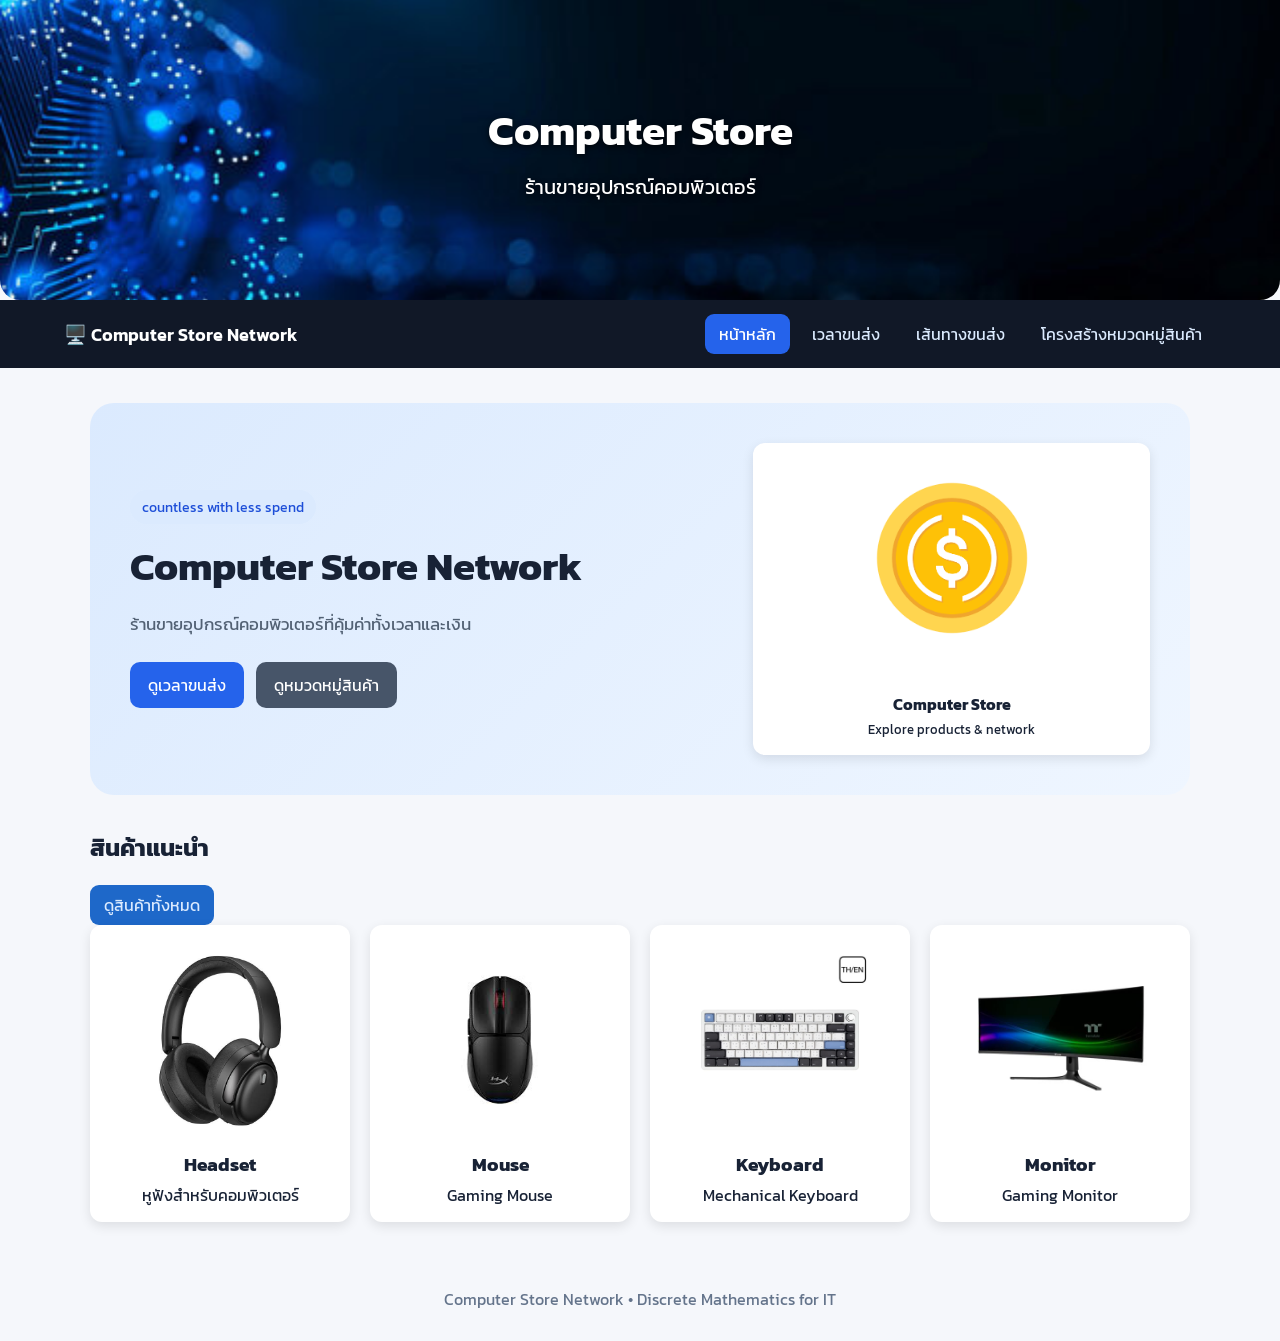
<file: index.html>
<!DOCTYPE html>
<html lang="th">
<head>
<meta charset="UTF-8">
<meta name="viewport" content="width=device-width, initial-scale=1.0">
<title>Computer Store Network</title>
<link rel="stylesheet" href="style.css">
<script src="script.js" defer></script>
</head>
<body>
  <section class="hero-banner">
    <img src="img/bg.jpg" alt="Computer Store">
    <div class="hero-content">
        <h1>Computer Store</h1>
        <p>ร้านขายอุปกรณ์คอมพิวเตอร์</p>
    </div>
</section>
<header>
  <div class="brand">🖥️ Computer Store Network</div>
  <nav>
    <a class="active" href="index.html">หน้าหลัก</a>  
    <a href="path graph.html">เวลาขนส่ง</a>
      <a href="weighted.html">เส้นทางขนส่ง</a>
    <a href="product tree.html">โครงสร้างหมวดหมู่สินค้า</a>
  </nav>
</header>
<main class="container">
  <section class="hero">
    <div>
      <span class="badge">countless with less spend</span>
      <h1>Computer Store Network</h1>
      <p>ร้านขายอุปกรณ์คอมพิวเตอร์ที่คุ้มค่าทั้งเวลาและเงิน</p>
      <div class="actions">
        <a class="btn" href="path graph.html">ดูเวลาขนส่ง</a>
        <a class="btn secondary" href="product tree.html">ดูหมวดหมู่สินค้า</a>
      </div>
    </div>
    <div class="product-card"><img src="img/logo.png" alt="logo"><br><strong>Computer Store</strong><br><small>Explore products & network</small></div>
  </section>

  <section>
    <h2>สินค้าแนะนำ</h2>
    <nav>
    <a  style="background-color: #1e68c9;" href="product tree.html">ดูสินค้าทั้งหมด</a>
  </nav>
<div class="product-grid">

    <div class="product-card">
        <img src="img/Headset.jpg" alt="Headset">
        <h3>Headset</h3>
        <p>หูฟังสำหรับคอมพิวเตอร์</p>
    </div>

    <div class="product-card">
        <img src="img/Mouse.jpg" alt="Gaming Mouse">
        <h3>Mouse</h3>
        <p>Gaming Mouse</p>
    </div>

    <div class="product-card">
        <img src="img/Keyboard.jpg" alt="Mechanical Keyboard">
        <h3>Keyboard</h3>
        <p>Mechanical Keyboard</p>
    </div>

    <div class="product-card">
        <img src="img/Monitor.jpg" alt="Gaming Monitor">
        <h3>Monitor</h3>
        <p>Gaming Monitor</p>
    </div>

</div>
    </div>
    </div>
  </section>
</main>
<footer>Computer Store Network • Discrete Mathematics for IT</footer>
</body>
</html>
</file>
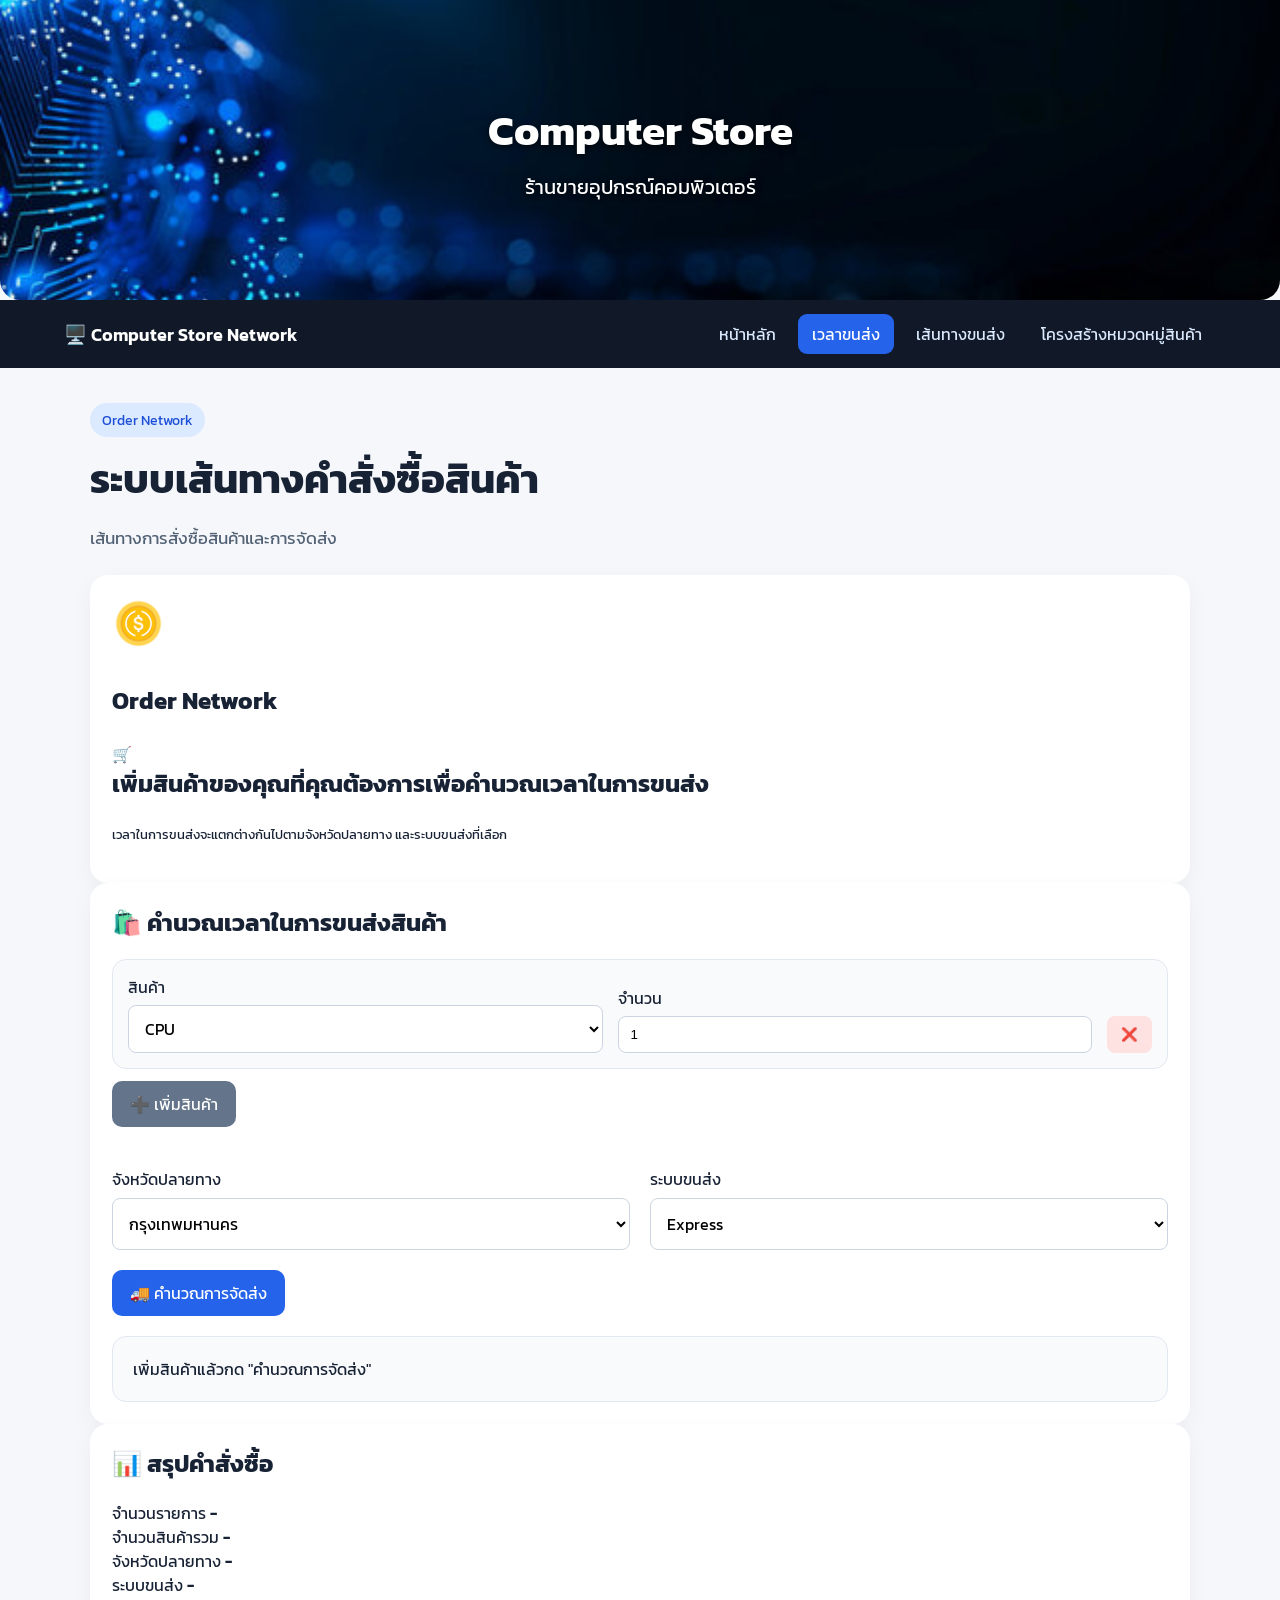
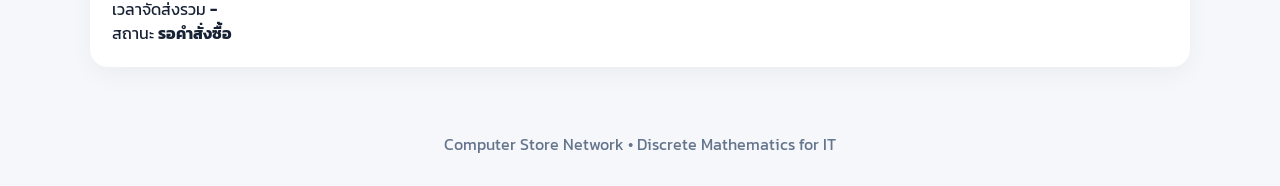
<file: path graph.html>
<!DOCTYPE html>
<html lang="th">

<head>
    <meta charset="UTF-8">
    <meta name="viewport" content="width=device-width, initial-scale=1.0">

    <title>Computer Store Network</title>

    <link rel="stylesheet" href="style.css">

    <script src="script.js" defer></script>
</head>

<body>
  <section class="hero-banner">
    <img src="img/bg.jpg" alt="Computer Store">
    <div class="hero-content">
        <h1>Computer Store</h1>
        <p>ร้านขายอุปกรณ์คอมพิวเตอร์</p>
    </div>
</section>
<header>

    <div class="brand">
        🖥️ Computer Store Network
    </div>

    <nav>
        <a href="index.html">หน้าหลัก</a>  
    <a class="active" href="path graph.html">เวลาขนส่ง</a>
      <a href="weighted.html">เส้นทางขนส่ง</a>
    <a href="product tree.html">โครงสร้างหมวดหมู่สินค้า</a>
    </nav>

</header>


<main class="container">

    <!-- PAGE TITLE -->
    <section class="page-title">

        <span class="badge">
            Order Network
        </span>

        <h1>
            ระบบเส้นทางคำสั่งซื้อสินค้า
        </h1>

        <p>
            เส้นทางการสั่งซื้อสินค้าและการจัดส่ง
        </p>

    </section>


    <!-- GRAPH -->
   <section class="panel">

    <h2>
        <img src="img/logo.png" alt="logo" style="width: 5%">
        <p>Order Network</p>
    </h2>

    <div class="graph-container">

        <div class="graph-node">

            <div class="node-icon">
                🛒
            </div>

            <h2>
                เพิ่มสินค้าของคุณที่คุณต้องการเพื่อคำนวณเวลาในการขนส่ง
            </h2>

            <p>
                <small>
                    เวลาในการขนส่งจะแตกต่างกันไปตามจังหวัดปลายทาง
                    และระบบขนส่งที่เลือก
                </small>
            </p>

        </div>

    </div>

</section>


<!-- ORDER -->
<section class="panel">

    <h2>
        🛍️ คำนวณเวลาในการขนส่งสินค้า
    </h2>

        <div id="productList">

            <!-- รายการสินค้าจะถูกสร้างด้วย JavaScript -->

        </div>


        <button
            type="button"
            class="btn secondary-btn"
            id="addProduct">

            ➕ เพิ่มสินค้า

        </button>


        <div class="order-options">

            <label>

                จังหวัดปลายทาง

                <select id="provinceSelect">

                    <option value="Bangkok">
                        กรุงเทพมหานคร
                    </option>

                    <option value="Nonthaburi">
                        นนทบุรี
                    </option>

                    <option value="PathumThani">
                        ปทุมธานี
                    </option>

                    <option value="SamutPrakan">
                        สมุทรปราการ
                    </option>

                    <option value="NakhonPathom">
                        นครปฐม
                    </option>

                    <option value="SamutSakhon">
                        สมุทรสาคร
                    </option>

                    <option value="SamutSongkhram">
                        สมุทรสงคราม
                    </option>

                    <option value="Ayutthaya">
                        พระนครศรีอยุธยา
                    </option>

                    <option value="AngThong">
                        อ่างทอง
                    </option>

                    <option value="Lopburi">
                        ลพบุรี
                    </option>

                    <option value="SingBuri">
                        สิงห์บุรี
                    </option>

                    <option value="ChaiNat">
                        ชัยนาท
                    </option>

                    <option value="Saraburi">
                        สระบุรี
                    </option>

                    <option value="SuphanBuri">
                        สุพรรณบุรี
                    </option>

                    <option value="Kanchanaburi">
                        กาญจนบุรี
                    </option>

                    <option value="Ratchaburi">
                        ราชบุรี
                    </option>

                    <option value="Phetchaburi">
                        เพชรบุรี
                    </option>

                    <option value="PrachuapKhiriKhan">
                        ประจวบคีรีขันธ์
                    </option>

                </select>

            </label>


            <label>

                ระบบขนส่ง

                <select id="transportSelect">

                    <option value="Express">
                        Express
                    </option>

                    <option value="Standard">
                        Standard
                    </option>

                    <option value="Economy">
                        Economy
                    </option>

                </select>

            </label>

        </div>


        <button
            type="button"
            class="btn"
            id="calculateOrder">

            🚚 คำนวณการจัดส่ง

        </button>


        <div
            id="orderResult"
            class="result">

            เพิ่มสินค้าแล้วกด
            "คำนวณการจัดส่ง"

        </div>

    </section>



    <!-- SUMMARY -->
    <section class="panel">

        <h2>
            📊 สรุปคำสั่งซื้อ
        </h2>


        <div class="summary-grid">

            <div class="summary-card">

                <span>
                    จำนวนรายการ
                </span>

                <strong id="summaryItems">
                    -
                </strong>

            </div>


            <div class="summary-card">

                <span>
                    จำนวนสินค้ารวม
                </span>

                <strong id="summaryQuantity">
                    -
                </strong>

            </div>


            <div class="summary-card">

                <span>
                    จังหวัดปลายทาง
                </span>

                <strong id="summaryProvince">
                    -
                </strong>

            </div>


            <div class="summary-card">

                <span>
                    ระบบขนส่ง
                </span>

                <strong id="summaryTransport">
                    -
                </strong>

            </div>


            <div class="summary-card">

                <span>
                    เวลาจัดส่งรวม
                </span>

                <strong id="summaryTime">
                    -
                </strong>

            </div>


            <div class="summary-card">

                <span>
                    สถานะ
                </span>

                <strong id="summaryStatus">
                    รอคำสั่งซื้อ
                </strong>
            
              </div>

            
        </div>

    </section>

</main>


<footer>

    Computer Store Network
    • Discrete Mathematics for IT

</footer>

</body>

</html>
</file>
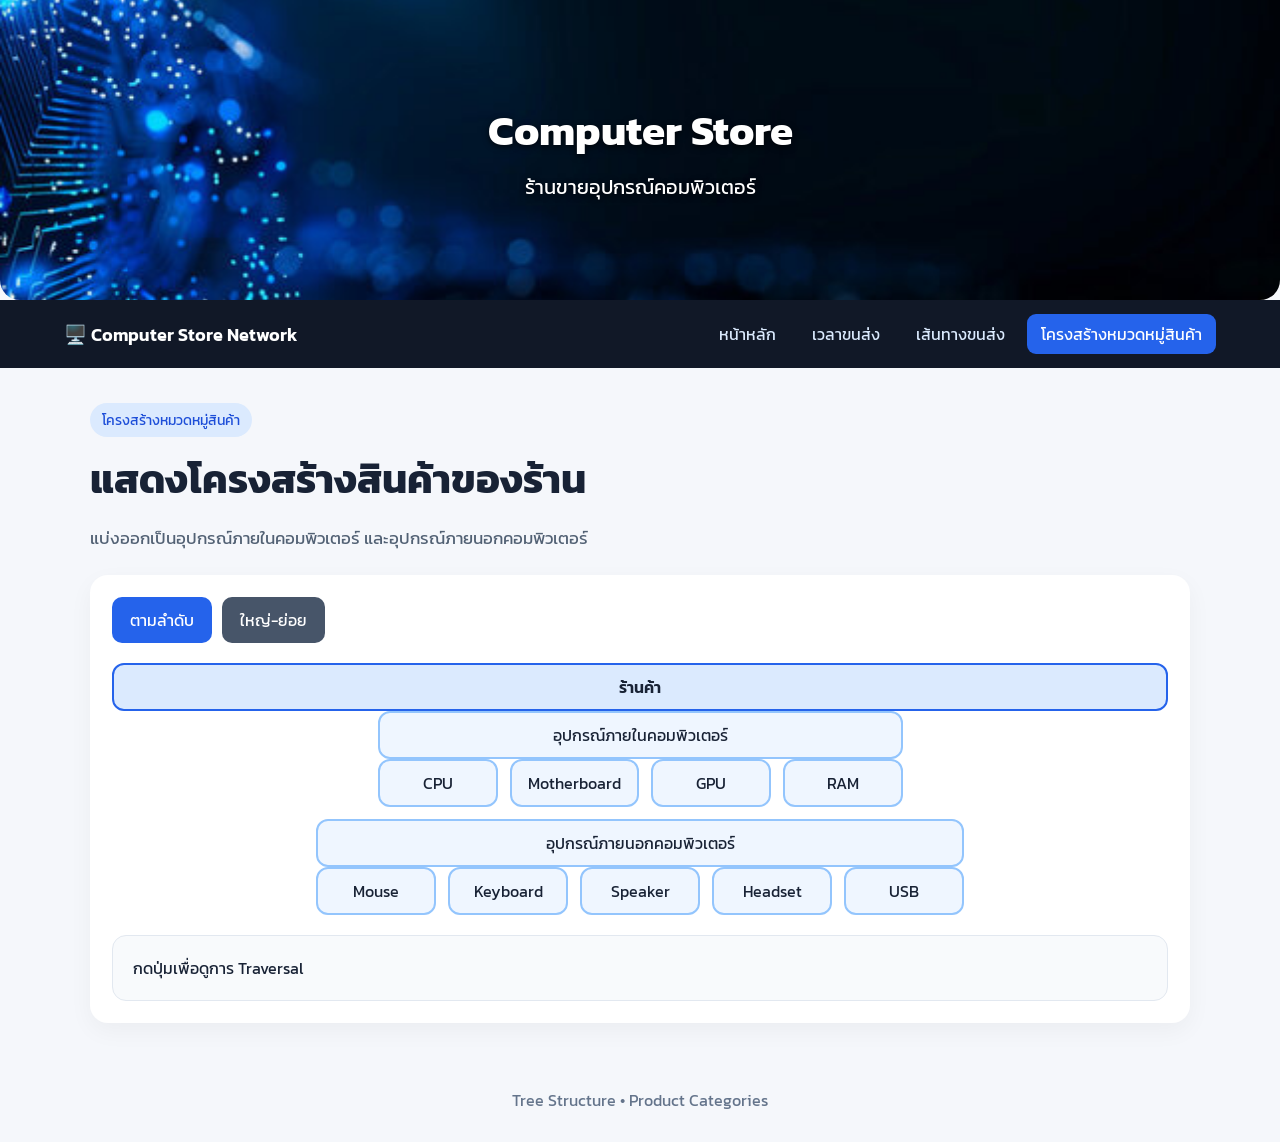
<file: product tree.html>
<!DOCTYPE html>
<html lang="th">
<head>
<meta charset="UTF-8">
<meta name="viewport" content="width=device-width, initial-scale=1.0">
<title>Computer Store Network</title>
<link rel="stylesheet" href="style.css">
<script src="script.js" defer></script>
</head>
<body>
    <section class="hero-banner">
    <img src="img/bg.jpg" alt="Computer Store">
    <div class="hero-content">
        <h1>Computer Store</h1>
        <p>ร้านขายอุปกรณ์คอมพิวเตอร์</p>
    </div>
</section>
<header>
  <div class="brand">🖥️ Computer Store Network</div>
 <nav> <a href="index.html">หน้าหลัก</a>  
    <a href="path graph.html">เวลาขนส่ง</a>
      <a href="weighted.html">เส้นทางขนส่ง</a>
    <a class="active" href="product tree.html">โครงสร้างหมวดหมู่สินค้า</a></nav>
</header>
<main class="container">
  <div class="page-title"><span class="badge">โครงสร้างหมวดหมู่สินค้า</span><h1>แสดงโครงสร้างสินค้าของร้าน</h1><p>แบ่งออกเป็นอุปกรณ์ภายในคอมพิวเตอร์
    และอุปกรณ์ภายนอกคอมพิวเตอร์</p></div>
  <section class="panel">
    <div class="tree-controls">
      <button class="btn" onclick="showTreeTraversal('preorder')">ตามลำดับ</button>


      <button class="btn secondary" onclick="showTreeTraversal('bfs')">ใหญ่-ย่อย</button>
    </div>
    <div id="treeView" class="tree-view"></div>
    <div id="treeResult" class="result">กดปุ่มเพื่อดูการ Traversal</div>
  </section>
</main>
<footer>Tree Structure • Product Categories</footer>
</body>
</html>
</file>
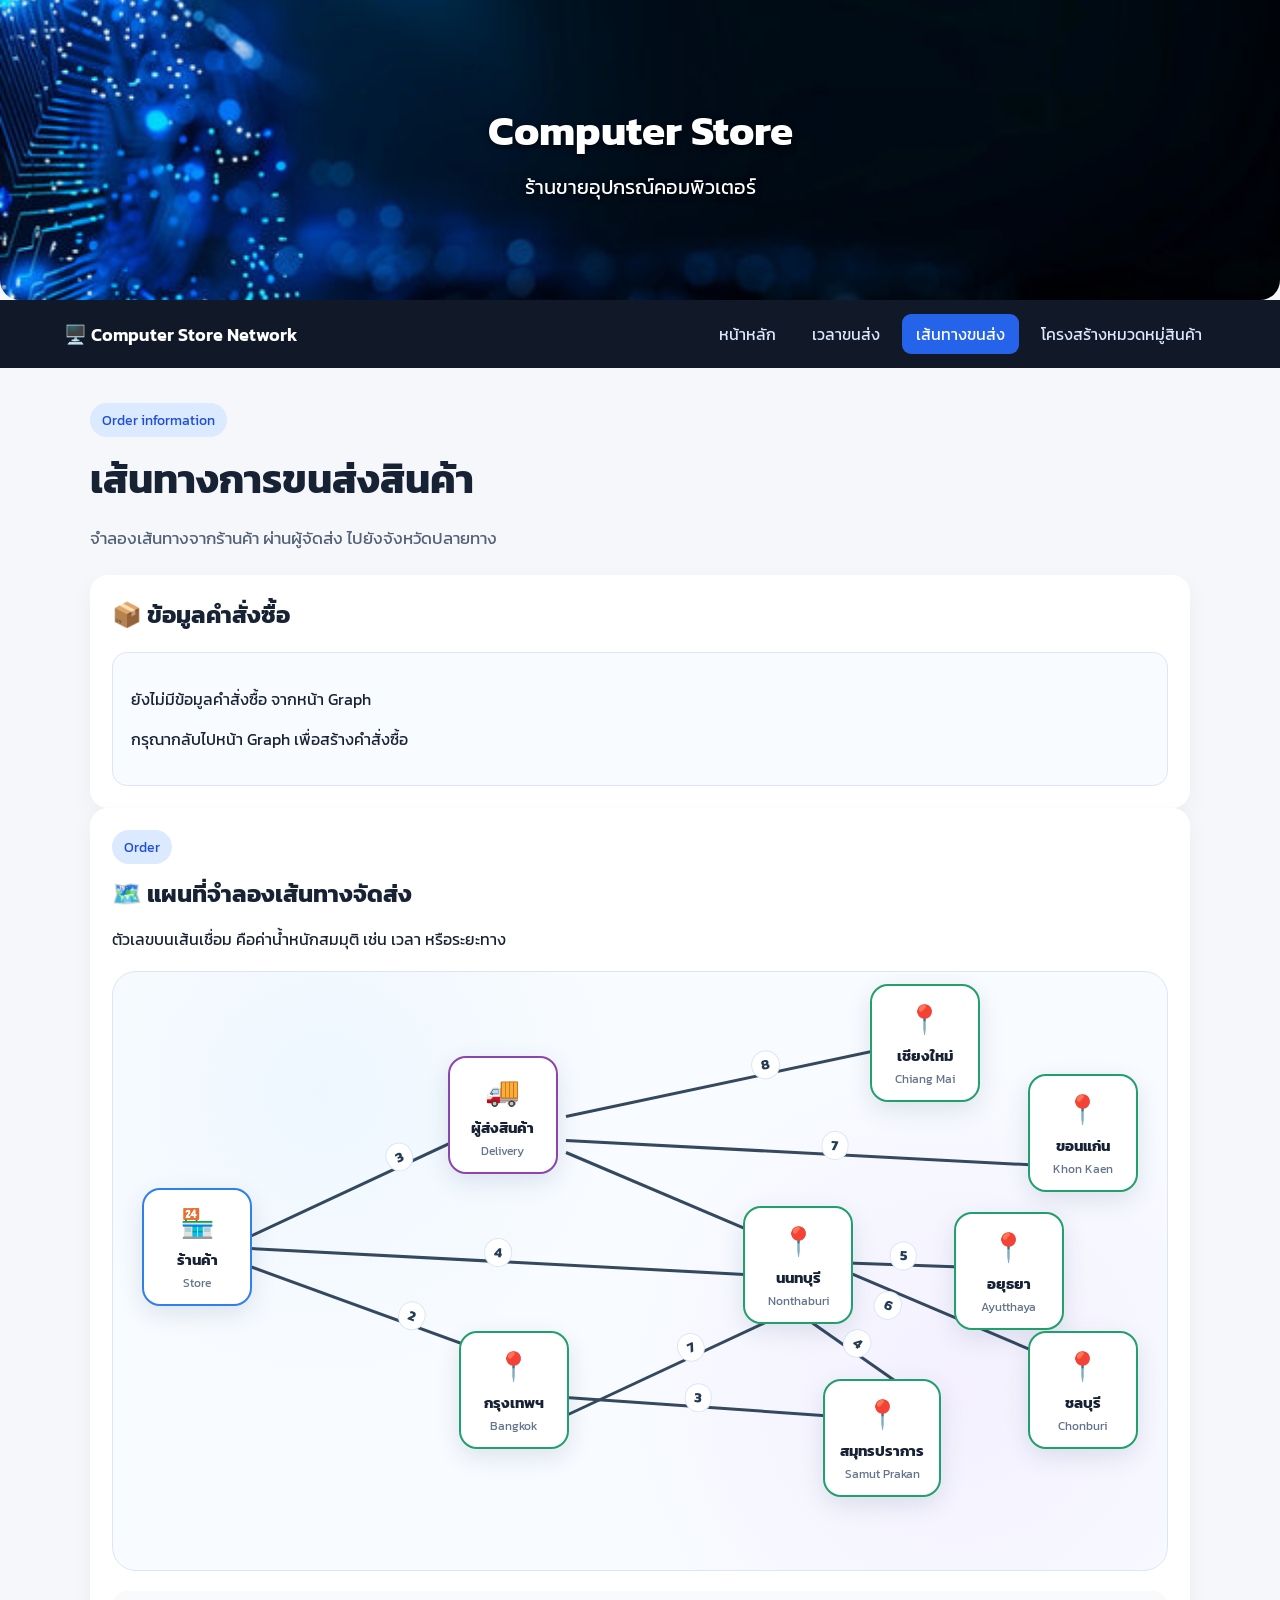
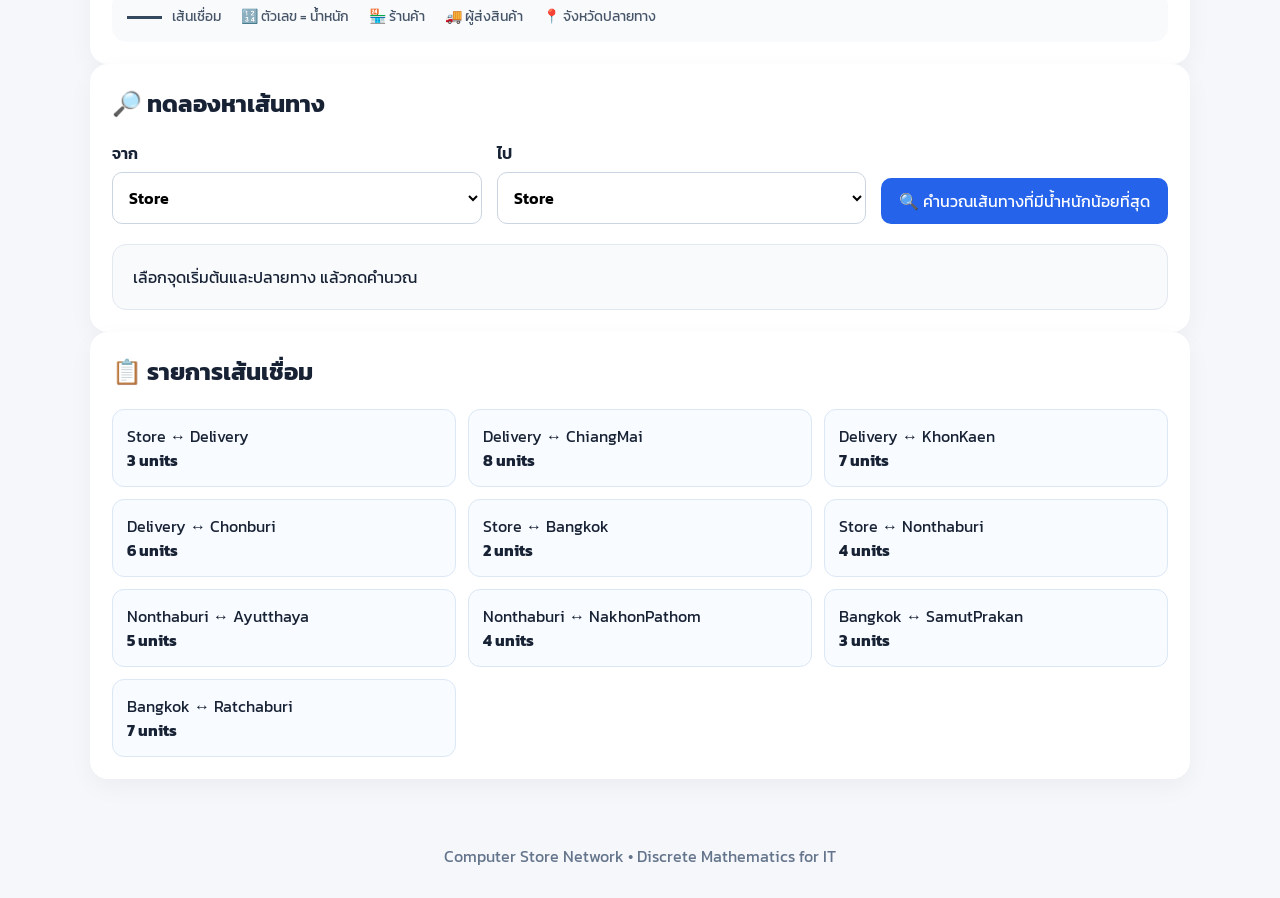
<file: weighted.html>
<!DOCTYPE html>
<html lang="th">

<head>
    <meta charset="UTF-8">

    <meta
        name="viewport"
        content="width=device-width, initial-scale=1.0">

    <title>Computer Store Network</title>

    <link rel="stylesheet" href="style.css">

    <script src="script.js" defer></script>
</head>


<body>
  <section class="hero-banner">
    <img src="img/bg.jpg" alt="Computer Store">
    <div class="hero-content">
        <h1>Computer Store</h1>
        <p>ร้านขายอุปกรณ์คอมพิวเตอร์</p>
    </div>
</section>
<header>

    <div class="brand">
        🖥️ Computer Store Network
    </div>

    <nav>
<a href="index.html">หน้าหลัก</a>  
    <a href="path graph.html">เวลาขนส่ง</a>
      <a class="active" href="weighted.html">เส้นทางขนส่ง</a>
    <a href="product tree.html">โครงสร้างหมวดหมู่สินค้า</a>
    </nav>

</header>


<main class="container">


    <!-- =========================================
         PAGE TITLE
         ========================================= -->

    <section class="page-title">

        <span class="badge">
            Order information
        </span>

        <h1>
            เส้นทางการขนส่งสินค้า
        </h1>

        <p>
            จำลองเส้นทางจากร้านค้า
            ผ่านผู้จัดส่ง
            ไปยังจังหวัดปลายทาง
        </p>

    </section>



    <!-- =========================================
         ORDER INFORMATION
         ========================================= -->

    <section class="panel">

        <h2>
            📦 ข้อมูลคำสั่งซื้อ
        </h2>

        <div
            id="orderInfo"
            class="order-info">

            <p>
                ยังไม่มีข้อมูลคำสั่งซื้อ
                จากหน้า Graph
            </p>

            <p>
                กรุณากลับไปหน้า Graph
                เพื่อสร้างคำสั่งซื้อ
            </p>

        </div>

    </section>



    <!-- =========================================
         WEIGHTED GRAPH
         ========================================= -->

    <section class="panel">

        <div class="weighted-title">

            <div>

                <span class="badge">
                    Order 
                </span>

                <h2>
                    🗺️ แผนที่จำลองเส้นทางจัดส่ง
                </h2>

                <p>
                    ตัวเลขบนเส้นเชื่อม
                    คือค่าน้ำหนักสมมุติ
                    เช่น เวลา หรือระยะทาง
                </p>

            </div>

        </div>


        <div class="weighted-map">


            <!-- STORE -->

            <div
                class="weighted-node store-node"
                style="left: 8%; top: 46%;">

                <div class="weighted-icon">
                    🏪
                </div>

                <strong>
                    ร้านค้า
                </strong>

                <small>
                    Store
                </small>

            </div>



            <!-- DELIVERY -->

            <div
                class="weighted-node delivery-node"
                style="left: 37%; top: 24%;">

                <div class="weighted-icon">
                    🚚
                </div>

                <strong>
                    ผู้ส่งสินค้า
                </strong>

                <small>
                    Delivery
                </small>

            </div>



            <!-- BANGKOK -->

            <div
                class="weighted-node province-node"
                style="left: 38%; top: 70%;">

                <div class="weighted-icon">
                    📍
                </div>

                <strong>
                    กรุงเทพฯ
                </strong>

                <small>
                    Bangkok
                </small>

            </div>



            <!-- NONTHABURI -->

            <div
                class="weighted-node province-node"
                style="left: 65%; top: 49%;">

                <div class="weighted-icon">
                    📍
                </div>

                <strong>
                    นนทบุรี
                </strong>

                <small>
                    Nonthaburi
                </small>

            </div>



            <!-- SAMUT PRAKAN -->

            <div
                class="weighted-node province-node"
                style="left: 73%; top: 78%;">

                <div class="weighted-icon">
                    📍
                </div>

                <strong>
                    สมุทรปราการ
                </strong>

                <small>
                    Samut Prakan
                </small>

            </div>



            <!-- AYUTTHAYA -->

            <div
                class="weighted-node province-node"
                style="left: 85%; top: 50%;">

                <div class="weighted-icon">
                    📍
                </div>

                <strong>
                    อยุธยา
                </strong>

                <small>
                    Ayutthaya
                </small>

            </div>



            <!-- CHIANG MAI -->

            <div
                class="weighted-node province-node"
                style="left: 77%; top: 12%;">

                <div class="weighted-icon">
                    📍
                </div>

                <strong>
                    เชียงใหม่
                </strong>

                <small>
                    Chiang Mai
                </small>

            </div>



            <!-- KHON KAEN -->

            <div
                class="weighted-node province-node"
                style="left: 92%; top: 27%;">

                <div class="weighted-icon">
                    📍
                </div>

                <strong>
                    ขอนแก่น
                </strong>

                <small>
                    Khon Kaen
                </small>

            </div>



            <!-- CHONBURI -->

            <div
                class="weighted-node province-node"
                style="left: 92%; top: 70%;">

                <div class="weighted-icon">
                    📍
                </div>

                <strong>
                    ชลบุรี
                </strong>

                <small>
                    Chonburi
                </small>

            </div>



            <!-- EDGES -->

            <div
                class="weighted-edge edge-store-delivery">

                <span>
                    3
                </span>

            </div>


            <div
                class="weighted-edge edge-delivery-chiangmai">

                <span>
                    8
                </span>

            </div>


            <div
                class="weighted-edge edge-delivery-khonkaen">

                <span>
                    7
                </span>

            </div>


            <div
                class="weighted-edge edge-delivery-chonburi">

                <span style="left: 65%; top: 50%;">
                    6 
                </span>

            </div>


            <div
                class="weighted-edge edge-store-bangkok">

                <span>
                    2
                </span>

            </div>


            <div
                class="weighted-edge edge-store-nonthaburi">

                <span>
                    4
                </span>

            </div>


            <div
                class="weighted-edge edge-nonthaburi-ayutthaya">

                <span>
                    5
                </span>

            </div>


            <div
                class="weighted-edge edge-nonthaburi-nakhon">

                <span>
                    4
                </span>

            </div>


            <div
                class="weighted-edge edge-bangkok-samut">

                <span>
                    3
                </span>

            </div>


            <div
                class="weighted-edge edge-bangkok-ratcha">

                <span>
                    7
                </span>

            </div>


        </div>


        <!-- LEGEND -->

        <div class="weighted-legend">

            <div>
                <span class="legend-line"></span>
                เส้นเชื่อม
            </div>

            <div>
                🔢 ตัวเลข = น้ำหนัก
            </div>

            <div>
                🏪 ร้านค้า
            </div>

            <div>
                🚚 ผู้ส่งสินค้า
            </div>

            <div>
                📍 จังหวัดปลายทาง
            </div>

        </div>

    </section>



    <!-- =========================================
         SHORTEST PATH
         ========================================= -->

    <section class="panel">

        <h2>
            🔎 ทดลองหาเส้นทาง
        </h2>

        <div class="weighted-controls">

            <label>

                จาก

                <select id="weightStart">
                </select>

            </label>


            <label>

                ไป

                <select id="weightEnd">
                </select>

            </label>

            <button
                type="button"
                class="btn"
                onclick="runShortestPath()">

                🔍 คำนวณเส้นทางที่มีน้ำหนักน้อยที่สุด

            </button>

        </div>


        <div
            id="weightResult"
            class="result">

            เลือกจุดเริ่มต้นและปลายทาง
            แล้วกดคำนวณ

        </div>

    </section>



    <!-- =========================================
         EDGE LIST
         ========================================= -->

    <section class="panel">

        <h2>
            📋 รายการเส้นเชื่อม
        </h2>

        <div
            id="weightList"
            class="weight-list">

        </div>

    </section>


</main>


<footer>

    Computer Store Network
    • Discrete Mathematics for IT

</footer>


</body>

</html>
</file>
<file: style.css>
@import url('https://fonts.googleapis.com/css2?family=Kanit:wght@300;400;500;600;700&display=swap');
*{box-sizing:border-box}body{margin:0;font-family:'Kanit',sans-serif;background:#f5f7fb;color:#182235}header{background:#111827;color:white;padding:14px 5%;display:flex;align-items:center;justify-content:space-between;gap:20px;position:sticky;top:0;z-index:10}.brand{font-weight:600;font-size:1.15rem}nav{display:flex;gap:8px;flex-wrap:wrap}nav a{color:#dbeafe;text-decoration:none;padding:8px 14px;border-radius:9px}nav a:hover,nav a.active{background:#2563eb;color:white}.container{width:min(1100px,92%);margin:35px auto}.hero{display:grid;grid-template-columns:1.5fr 1fr;gap:28px;align-items:center;padding:40px;border-radius:24px;background:linear-gradient(135deg,#dbeafe,#eff6ff);margin-bottom:35px}h1{font-size:2.5rem;margin:12px 0}h2{margin-top:0}.hero p,.page-title p{color:#526174;font-size:1.05rem}.badge{display:inline-block;background:#dbeafe;color:#1d4ed8;padding:6px 12px;border-radius:999px;font-size:.9rem}.hero-card{min-height:230px;border-radius:22px;background:white;box-shadow:0 12px 30px #00000012;display:grid;place-content:center;text-align:center;font-size:4rem}.hero-card strong{font-size:1.3rem}.hero-card small{font-size:.9rem;color:#64748b}.actions{display:flex;gap:12px;margin-top:25px;flex-wrap:wrap}.btn{border:0;border-radius:10px;background:#2563eb;color:white;padding:11px 18px;font:inherit;cursor:pointer;text-decoration:none;display:inline-block}.btn:hover{filter:brightness(.93)}.btn.secondary{background:#475569}.grid{display:grid;grid-template-columns:repeat(4,1fr);gap:18px}.card,.panel{background:white;border-radius:18px;padding:22px;box-shadow:0 8px 25px #0000000b}.product-icon{font-size:3rem}.card h3{margin:8px 0}.card p{color:#64748b}.page-title{margin-bottom:24px}.controls{display:flex;align-items:end;gap:14px;flex-wrap:wrap}.controls label{display:flex;flex-direction:column;gap:6px;font-weight:500}select{padding:10px 12px;border:1px solid #cbd5e1;border-radius:9px;background:white;font:inherit;min-width:180px}.result{margin-top:20px;background:#f1f5f9;padding:18px;border-radius:12px;min-height:58px}.network-map{margin-top:20px;display:grid;grid-template-columns:repeat(3,1fr);gap:12px}.node{padding:18px;text-align:center;border:2px solid #bfdbfe;border-radius:14px;background:#eff6ff}.weight-list{display:grid;grid-template-columns:repeat(3,1fr);gap:10px}.edge{background:#f8fafc;border:1px solid #e2e8f0;padding:12px;border-radius:10px}.tree-controls{display:flex;gap:10px;margin-bottom:20px}.tree-view{display:flex;flex-direction:column;align-items:center;gap:8px}.tree-level{display:flex;justify-content:center;gap:12px;flex-wrap:wrap}.tree-node{background:#eff6ff;border:2px solid #93c5fd;border-radius:12px;padding:10px 16px;min-width:120px;text-align:center}.tree-node.root{background:#dbeafe;border-color:#2563eb;font-weight:600}.footer,footer{text-align:center;color:#64748b;padding:30px} @media(max-width:800px){.hero{grid-template-columns:1fr}.grid{grid-template-columns:repeat(2,1fr)}.network-map,.weight-list{grid-template-columns:1fr 1fr}}@media(max-width:520px){header{flex-direction:column;align-items:flex-start}.grid{grid-template-columns:1fr}.network-map,.weight-list{grid-template-columns:1fr}h1{font-size:2rem}}
/* =========================
   PRODUCT ORDER
========================= */

.product-row {
    display: flex;
    align-items: end;
    gap: 15px;
    padding: 15px;
    margin-bottom: 12px;
    background: #f8fafc;
    border: 1px solid #e2e8f0;
    border-radius: 14px;
}

.product-row label {
    flex: 1;
}

.product-row select,
.product-row input {
    width: 100%;
    margin-top: 6px;
    padding: 10px 12px;
    border: 1px solid #cbd5e1;
    border-radius: 8px;
    background: white;
}

.product-row input {
    box-sizing: border-box;
}

.remove-product {
    border: none;
    background: #fee2e2;
    color: #dc2626;
    padding: 11px 14px;
    border-radius: 8px;
    cursor: pointer;
}

.remove-product:hover {
    background: #fecaca;
}


/* =========================
   ORDER OPTIONS
========================= */

.order-options {
    display: grid;
    grid-template-columns: 1fr 1fr;
    gap: 20px;
    margin: 20px 0;
}

.order-options label {
    display: flex;
    flex-direction: column;
    gap: 7px;
}

.order-options select {
    padding: 12px;
    border: 1px solid #cbd5e1;
    border-radius: 8px;
    background: white;
}


/* =========================
   SECONDARY BUTTON
========================= */

.secondary-btn {
    margin-bottom: 20px;
    background: #64748b;
}


/* =========================
   RESULT
========================= */

.result {
    margin-top: 20px;
    padding: 20px;
    background: #f8fafc;
    border-radius: 14px;
    border: 1px solid #e2e8f0;
}

.result ul {
    padding-left: 25px;
}

.result li {
    margin-bottom: 5px;
}


/* =========================
   RESPONSIVE
========================= */

@media (max-width: 700px) {

    .product-row {
        flex-direction: column;
        align-items: stretch;
    }

    .order-options {
        grid-template-columns: 1fr;
    }

}
/* =========================================================
   WEIGHTED GRAPH
   ========================================================= */

.weighted-title {
    margin-bottom: 20px;
}

.weighted-title h2 {
    margin: 12px 0 6px;
}


/* =========================================================
   MAP
   ========================================================= */

.weighted-map {

    position: relative;

    width: 100%;

    min-height: 600px;

    overflow: hidden;

    border-radius: 24px;

    border: 1px solid #dbe7f5;

    background:
        radial-gradient(
            circle at 20% 20%,
            #eef7ff 0,
            transparent 30%
        ),
        radial-gradient(
            circle at 80% 70%,
            #f4f0ff 0,
            transparent 35%
        ),
        #f8fbff;

}


/* =========================================================
   NODE
   ========================================================= */

.weighted-node {

    position: absolute;

    transform: translate(-50%, -50%);

    min-width: 110px;

    padding: 12px 15px;

    text-align: center;

    border-radius: 18px;

    background: white;

    border: 2px solid #dbe7f5;

    box-shadow:
        0 8px 25px rgba(
            30,
            60,
            100,
            0.12
        );

    z-index: 5;

}


.weighted-node strong {

    display: block;

    font-size: 15px;

}


.weighted-node small {

    display: block;

    margin-top: 3px;

    color: #64748b;

    font-size: 12px;

}


.weighted-icon {

    font-size: 28px;

    margin-bottom: 4px;

}


/* STORE */

.store-node {

    border-color: #2f80ed;

}


/* DELIVERY */

.delivery-node {

    border-color: #8e44ad;

}


/* PROVINCE */

.province-node {

    border-color: #22a06b;

}


/* =========================================================
   EDGES
   ========================================================= */

.weighted-edge {

    position: absolute;

    height: 3px;

    background: #34495e;

    transform-origin: left center;

    z-index: 2;

}


.weighted-edge span {

    position: absolute;

    left: 50%;

    top: -22px;

    transform: translateX(-50%);

    padding: 3px 9px;

    border-radius: 20px;

    background: white;

    border: 1px solid #dbe7f5;

    font-weight: 700;

    font-size: 14px;

    color: #243b53;

}


/* =========================================================
   EDGE POSITIONS
   ========================================================= */

/* Store → Delivery */

.edge-store-delivery {

    width: 32%;

    left: 13%;

    top: 44%;

    transform: rotate(-25deg);

}


/* Delivery → Chiang Mai */

.edge-delivery-chiangmai {

    width: 39%;

    left: 43%;

    top: 24%;

    transform: rotate(-12deg);

}


/* Delivery → Khon Kaen */

.edge-delivery-khonkaen {

    width: 51%;

    left: 43%;

    top: 28%;

    transform: rotate(3deg);

}


/* Delivery → Chonburi */

.edge-delivery-chonburi {

    width: 52%;

    left: 43%;

    top: 30%;

    transform: rotate(23deg);

}


/* Store → Bangkok */

.edge-store-bangkok {

    width: 32%;

    left: 13%;

    top: 49%;

    transform: rotate(20deg);

}


/* Store → Nonthaburi */

.edge-store-nonthaburi {

    width: 47%;

    left: 13%;

    top: 46%;

    transform: rotate(3deg);

}


/* Nonthaburi → Ayutthaya */

.edge-nonthaburi-ayutthaya {

    width: 24%;

    left: 63%;

    top: 48%;

    transform: rotate(2deg);

}


/* Nonthaburi → Nakhon Pathom */

.edge-nonthaburi-nakhon {

    width: 20%;

    left: 62%;

    top: 53%;

    transform: rotate(35deg);

}


/* Bangkok → Samut Prakan */

.edge-bangkok-samut {

    width: 25%;

    left: 43%;

    top: 71%;

    transform: rotate(4deg);

}


/* Bangkok → Ratchaburi */

.edge-bangkok-ratcha {

    width: 27%;

    left: 43%;

    top: 74%;

    transform: rotate(-25deg);

}


/* =========================================================
   LEGEND
   ========================================================= */

.weighted-legend {

    display: flex;

    flex-wrap: wrap;

    gap: 20px;

    margin-top: 20px;

    padding: 15px;

    border-radius: 15px;

    background: #f8fafc;

    color: #475569;

    font-size: 14px;

}


.legend-line {

    display: inline-block;

    width: 35px;

    height: 3px;

    margin-right: 7px;

    vertical-align: middle;

    background: #34495e;

}


/* =========================================================
   WEIGHTED CONTROLS
   ========================================================= */

.weighted-controls {

    display: grid;

    grid-template-columns:
        1fr 1fr auto;

    gap: 15px;

    align-items: end;

}


.weighted-controls label {

    display: flex;

    flex-direction: column;

    gap: 7px;

    font-weight: 600;

}


.weighted-controls select {

    padding: 12px;

    border: 1px solid #cbd5e1;

    border-radius: 10px;

    background: white;

    font-family: inherit;

}


/* =========================================================
   EDGE LIST
   ========================================================= */

.weight-list {

    display: grid;

    grid-template-columns:
        repeat(3, 1fr);

    gap: 12px;

}


.edge {

    padding: 14px;

    border: 1px solid #dbe7f5;

    border-radius: 12px;

    background: #f8fbff;

}


/* =========================================================
   ORDER INFO
   ========================================================= */

.order-info {

    padding: 18px;

    border-radius: 15px;

    background: #f8fbff;

    border: 1px solid #dbe7f5;

}


/* =========================================================
   RESPONSIVE
   ========================================================= */

@media (max-width: 900px) {

    .weighted-map {

        min-height: 500px;

    }


    .weighted-node {

        min-width: 85px;

        padding: 8px;

    }


    .weighted-icon {

        font-size: 22px;

    }


    .weighted-node strong {

        font-size: 12px;

    }


    .weighted-node small {

        font-size: 10px;

    }


    .weighted-controls {

        grid-template-columns: 1fr;

    }


    .weight-list {

        grid-template-columns: 1fr 1fr;

    }

}


@media (max-width: 600px) {

    .weighted-map {

        min-height: 430px;

        transform: scale(0.95);

        transform-origin: top center;

    }


    .weighted-legend {

        flex-direction: column;

        gap: 10px;

    }


    .weight-list {

        grid-template-columns: 1fr;

    }

}
.product-card img {
    width: 100%;
    height: 220px;
    object-fit: contain;
    display: block;
    padding: 10px;
}
.product-grid {
    display: grid;
    grid-template-columns: repeat(4, 1fr);
    gap: 20px;
    width: 100%;
}

.product-card {
    background: white;
    border-radius: 12px;
    padding: 15px;
    text-align: center;
    box-shadow: 0 4px 12px rgba(0, 0, 0, 0.1);
}

.product-card img {
    width: 100%;
    height: 200px;
    object-fit: contain;
    display: block;
    margin-bottom: 10px;
}

.product-card h3 {
    margin: 5px 0;
}

.product-card p {
    margin: 0;
}
.hero-banner {
    position: relative;
    width: 100%;
    height: 300px;
    overflow: hidden;
    border-radius: 0 0 20px 20px;
}

.hero-banner img {
    width: 100%;
    height: 100%;
    object-fit: cover;
    display: block;
}

.hero-content {
    position: absolute;
    top: 50%;
    left: 50%;
    transform: translate(-50%, -50%);
    text-align: center;
    color: white;
    text-shadow: 0 2px 6px rgba(0, 0, 0, 0.7);
}

.hero-content h1 {
    font-size: 42px;
    margin: 0 0 10px;
}

.hero-content p {
    font-size: 20px;
    margin: 0;
}
</file>
